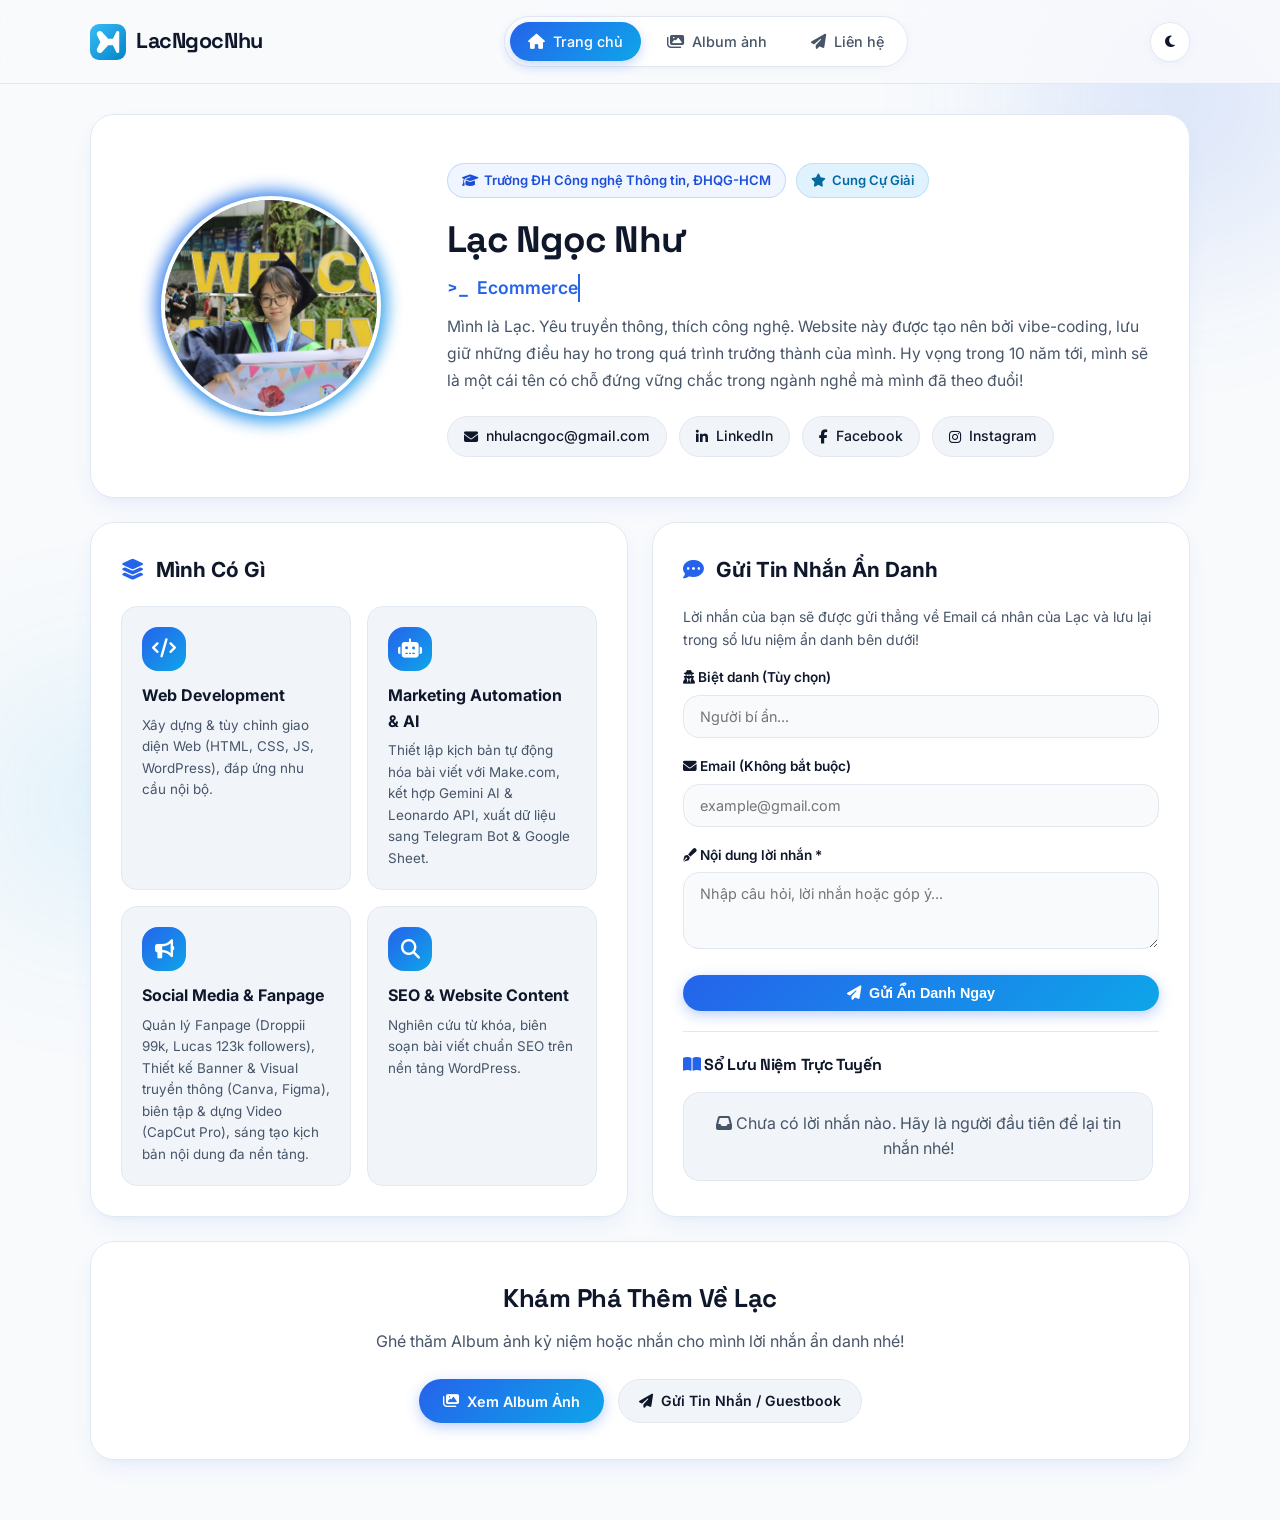
<file: index.html>
<!doctype html>
<html lang="vi">
  <head>
    <meta charset="UTF-8" />
    <meta name="viewport" content="width=device-width, initial-scale=1.0" />
    <title>webcualac</title>
    <link rel="icon" type="image/svg+xml" href="favicon.svg" />

    <!-- Font Awesome Icons -->
    <link
      rel="stylesheet"
      href="https://cdnjs.cloudflare.com/ajax/libs/font-awesome/6.4.0/css/all.min.css"
    />

    <!-- Custom CSS -->
    <link rel="stylesheet" href="style.css" />
  </head>
  <body>
    <!-- Ambient Glow Effects -->
    <div class="ambient-glow"></div>
    <div class="ambient-glow-2"></div>

    <!-- Header & Navigation -->
    <header class="site-header">
      <div class="nav-container">
        <a href="index.html" class="brand-logo">
          <img src="favicon.svg" alt="Logo" class="brand-logo-img" style="width: 36px; height: 36px; object-fit: contain;" />
          <span class="brand-text">LacNgocNhu</span>
        </a>

        <nav class="main-nav" id="mainNav">
          <a href="index.html" class="nav-link active"
            ><i class="fas fa-home"></i> Trang chủ</a
          >
          <a href="album.html" class="nav-link"
            ><i class="fas fa-images"></i> Album ảnh</a
          >
          <a href="contact.html" class="nav-link"
            ><i class="fas fa-paper-plane"></i> Liên hệ</a
          >
        </nav>

        <div class="nav-actions">
          <!-- Mobile Hamburger Menu Button -->
          <button
            class="btn-icon mobile-menu-btn"
            id="mobileMenuBtn"
            title="Menu Điều Hướng"
            aria-label="Menu"
          >
            <i class="fas fa-bars" id="mobileMenuIcon"></i>
          </button>

          <!-- Dark / Light Theme Toggle -->
          <button
            class="btn-icon"
            id="themeToggle"
            title="Đổi giao diện Sáng / Tối"
          >
            <i class="fas fa-moon" id="themeIcon"></i>
          </button>
        </div>
      </div>
    </header>

    <!-- Main Content Container -->
    <main class="container">
      <!-- Hero Profile Section -->
      <section class="card hero-card">
        <div class="avatar-wrapper">
          <div class="avatar-glow"></div>
          <img
            src="photo/avt1.jpg"
            alt="Lạc Ngọc Như"
            class="avatar-img"
            id="heroAvatar"
          />
        </div>

        <div class="hero-info">
          <div class="hero-badges">
            <span class="badge badge-mkt"
              ><i class="fas fa-graduation-cap"></i> Trường ĐH Công nghệ Thông
              tin, ĐHQG-HCM</span
            >
            <span class="badge badge-tech"
              ><i class="fas fa-star"></i> Cung Cự Giải</span
            >
          </div>

          <h1 class="hero-name">Lạc Ngọc Như</h1>

          <div class="hero-role-wrapper">
            <span class="prompt-symbol">&gt;_</span>
            <span class="typewriter-text" id="typewriter">Ecommerce</span>
          </div>

          <p class="hero-bio" id="heroBioText">
            Mình là Lạc. Yêu truyền thông, thích công nghệ. Website này được tạo
            nên bởi vibe-coding, lưu giữ những điều hay ho trong quá trình
            trưởng thành của mình. Hy vọng trong 10 năm tới, mình sẽ là một cái
            tên có chỗ đứng vững chắc trong ngành nghề mà mình đã theo đuổi!
          </p>

          <div class="hero-contacts">
            <a href="mailto:nhulacngoc@gmail.com" class="contact-pill"
              ><i class="fas fa-envelope"></i> nhulacngoc@gmail.com</a
            >
            <a
              href="https://www.linkedin.com/in/nh%C6%B0-l%E1%BA%A1c-ng%E1%BB%8Dc-947009350/"
              target="_blank"
              rel="noopener"
              class="contact-pill"
              ><i class="fab fa-linkedin-in"></i> LinkedIn</a
            >
            <a
              href="https://www.facebook.com/lacnhu04"
              target="_blank"
              rel="noopener"
              class="contact-pill"
              ><i class="fab fa-facebook-f"></i> Facebook</a
            >
            <a
              href="https://www.instagram.com/lacnhu04"
              target="_blank"
              rel="noopener"
              class="contact-pill"
              ><i class="fab fa-instagram"></i> Instagram</a
            >
          </div>
        </div>
      </section>

      <!-- Section 2: Skills & Formspree Anonymous Chat -->
      <div class="grid-layout">
        <!-- Skill Cards Left -->
        <section class="card">
          <div class="card-title">
            <i class="fas fa-layer-group"></i>
            <span id="skillSectionTitle">Mình Có Gì</span>
          </div>

          <div class="skill-grid" id="skillGrid">
            <div class="skill-card">
              <div class="skill-icon"><i class="fas fa-code"></i></div>
              <div class="skill-title">Web Development</div>
              <div class="skill-desc">
                Xây dựng & tùy chỉnh giao diện Web (HTML, CSS, JS, WordPress),
                đáp ứng nhu cầu nội bộ.
              </div>
            </div>

            <div class="skill-card">
              <div class="skill-icon"><i class="fas fa-robot"></i></div>
              <div class="skill-title">Marketing Automation & AI</div>
              <div class="skill-desc">
                Thiết lập kịch bản tự động hóa bài viết với Make.com, kết hợp
                Gemini AI & Leonardo API, xuất dữ liệu sang Telegram Bot &
                Google Sheet.
              </div>
            </div>

            <div class="skill-card">
              <div class="skill-icon"><i class="fas fa-bullhorn"></i></div>
              <div class="skill-title">Social Media & Fanpage</div>
              <div class="skill-desc">
                Quản lý Fanpage (Droppii 99k, Lucas 123k followers), Thiết kế
                Banner & Visual truyền thông (Canva, Figma), biên tập & dựng
                Video (CapCut Pro), sáng tạo kịch bản nội dung đa nền tảng.
              </div>
            </div>

            <div class="skill-card">
              <div class="skill-icon"><i class="fas fa-search"></i></div>
              <div class="skill-title">SEO & Website Content</div>
              <div class="skill-desc">
                Nghiên cứu từ khóa, biên soạn bài viết chuẩn SEO trên nền tảng
                WordPress.
              </div>
            </div>
          </div>
        </section>

        <!-- Formspree Anonymous Chat / Message Form Right -->
        <section class="card">
          <div class="card-title">
            <i class="fas fa-comment-dots"></i>
            <span>Gửi Tin Nhắn Ẩn Danh</span>
          </div>
          <p
            style="
              color: var(--text-sub);
              font-size: 0.88rem;
              margin-bottom: 16px;
            "
          >
            Lời nhắn của bạn sẽ được gửi thẳng về Email cá nhân của Lạc và lưu lại trong sổ lưu niệm ẩn danh bên dưới!
          </p>

          <form
            id="anonymousForm"
            action="https://formspree.io/f/myklbebk"
            method="POST"
          >
            <div class="form-group">
              <label
                ><i class="fas fa-user-secret"></i> Biệt danh (Tùy chọn)</label
              >
              <input
                type="text"
                name="name"
                id="anonName"
                class="form-control"
                placeholder="Người bí ẩn..."
              />
            </div>

            <div class="form-group">
              <label
                ><i class="fas fa-envelope"></i> Email (Không bắt buộc)</label
              >
              <input
                type="email"
                name="email"
                class="form-control"
                placeholder="example@gmail.com"
              />
            </div>

            <div class="form-group">
              <label
                ><i class="fas fa-pen-fancy"></i> Nội dung lời nhắn *</label
              >
              <textarea
                name="message"
                rows="3"
                class="form-control"
                placeholder="Nhập câu hỏi, lời nhắn hoặc góp ý..."
                required
              ></textarea>
            </div>

            <button type="submit" class="btn-primary" style="width: 100%">
              <i class="fas fa-paper-plane"></i> Gửi Ẩn Danh Ngay
            </button>

            <div
              id="formStatus"
              style="
                margin-top: 10px;
                font-size: 0.88rem;
                font-weight: 600;
                text-align: center;
              "
            ></div>
          </form>

          <hr
            style="
              margin: 20px 0;
              border: none;
              border-top: 1px solid var(--border-color);
            "
          />

          <!-- Sổ lưu niệm (Guestbook) -->
          <div>
            <div
              style="
                display: flex;
                justify-content: space-between;
                align-items: center;
              "
            >
              <h3 style="font-size: 1rem; font-weight: 700">
                <i
                  class="fas fa-book-open"
                  style="color: var(--accent-blue)"
                ></i>
                Sổ Lưu Niệm Trực Tuyến
              </h3>
            </div>

            <div class="guestbook-list" id="guestbookList">
              <!-- Rendered by script.js -->
            </div>
          </div>
        </section>
      </div>

      <!-- Quick CTA Section -->
      <section class="card" style="text-align: center; padding: 36px 20px">
        <h2 style="font-size: 1.6rem; margin-bottom: 10px">
          Khám Phá Thêm Về Lạc
        </h2>
        <p
          style="color: var(--text-sub); max-width: 600px; margin: 0 auto 24px"
        >
          Ghé thăm Album ảnh kỷ niệm hoặc nhắn cho mình lời nhắn ẩn danh nhé!
        </p>
        <div
          style="
            display: flex;
            justify-content: center;
            gap: 14px;
            flex-wrap: wrap;
          "
        >
          <a href="album.html" class="btn-primary"
            ><i class="fas fa-images"></i> Xem Album Ảnh</a
          >
          <a href="contact.html" class="btn-secondary"
            ><i class="fas fa-paper-plane"></i> Gửi Tin Nhắn / Guestbook</a
          >
        </div>
      </section>
    </main>

    <!-- Tawk.to Widget Script (Chatbot từ lacprofile) -->
    <script type="text/javascript">
      var Tawk_API = Tawk_API || {},
        Tawk_LoadStart = new Date();
      (function () {
        var s1 = document.createElement("script"),
          s0 = document.getElementsByTagName("script")[0];
        s1.async = true;
        s1.src = "https://embed.tawk.to/66f86534e5982d6c7bb61f6a/1i8t4mm94";
        s1.charset = "UTF-8";
        s1.setAttribute("crossorigin", "*");
        s0.parentNode.insertBefore(s1, s0);
      })();
    </script>

    <!-- Script -->
    <script src="script.js"></script>
  </body>
</html>
</file>
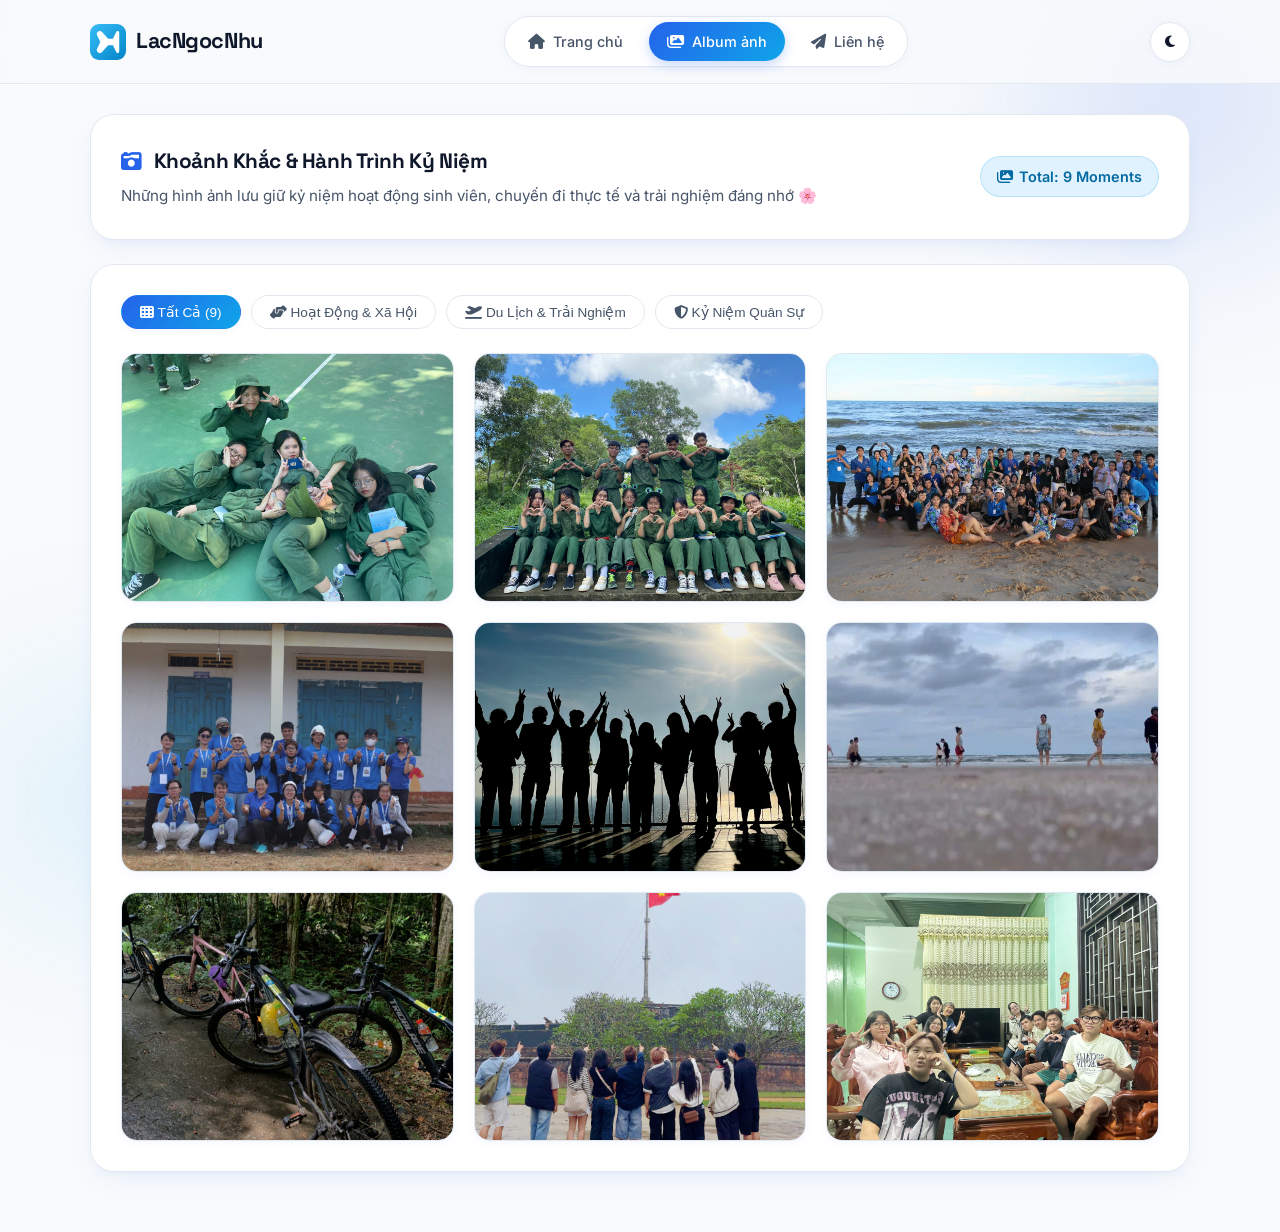
<file: album.html>
<!doctype html>
<html lang="vi">
  <head>
    <meta charset="UTF-8" />
    <meta name="viewport" content="width=device-width, initial-scale=1.0" />
    <title>webcualac</title>
    <link rel="icon" type="image/svg+xml" href="favicon.svg" />

    <!-- Font Awesome Icons -->
    <link
      rel="stylesheet"
      href="https://cdnjs.cloudflare.com/ajax/libs/font-awesome/6.4.0/css/all.min.css"
    />

    <!-- Custom CSS -->
    <link rel="stylesheet" href="style.css" />
  </head>
  <body>
    <!-- Ambient Glow Effects -->
    <div class="ambient-glow"></div>
    <div class="ambient-glow-2"></div>

    <!-- Header & Navigation -->
    <header class="site-header">
      <div class="nav-container">
        <a href="index.html" class="brand-logo">
          <img src="favicon.svg" alt="Logo" class="brand-logo-img" style="width: 36px; height: 36px; object-fit: contain;" />
          <span class="brand-text">LacNgocNhu</span>
        </a>

        <nav class="main-nav" id="mainNav">
          <a href="index.html" class="nav-link"
            ><i class="fas fa-home"></i> Trang chủ</a
          >
          <a href="album.html" class="nav-link active"
            ><i class="fas fa-images"></i> Album ảnh</a
          >
          <a href="contact.html" class="nav-link"
            ><i class="fas fa-paper-plane"></i> Liên hệ</a
          >
        </nav>

        <div class="nav-actions">
          <!-- Mobile Hamburger Menu Button -->
          <button
            class="btn-icon mobile-menu-btn"
            id="mobileMenuBtn"
            title="Menu Điều Hướng"
            aria-label="Menu"
          >
            <i class="fas fa-bars" id="mobileMenuIcon"></i>
          </button>

          <!-- Dark / Light Theme Toggle -->
          <button
            class="btn-icon"
            id="themeToggle"
            title="Đổi giao diện Sáng / Tối"
          >
            <i class="fas fa-moon" id="themeIcon"></i>
          </button>
        </div>
      </div>
    </header>

    <!-- Main Content Container -->
    <main class="container">
      <section class="card full-width" style="margin-bottom: 24px">
        <div
          style="
            display: flex;
            justify-content: space-between;
            align-items: center;
            flex-wrap: wrap;
            gap: 16px;
          "
        >
          <div>
            <h1 class="card-title" style="margin-bottom: 6px">
              <i class="fas fa-camera-retro"></i> Khoảnh Khắc & Hành Trình Kỷ
              Niệm
            </h1>
            <p style="color: var(--text-sub); font-size: 0.95rem">
              Những hình ảnh lưu giữ kỷ niệm hoạt động sinh viên, chuyến đi thực
              tế và trải nghiệm đáng nhớ 🌸
            </p>
          </div>
          <div
            class="badge badge-tech"
            style="font-size: 0.9rem; padding: 8px 16px"
          >
            <i class="fas fa-images"></i> Total: 9 Moments
          </div>
        </div>
      </section>

      <!-- Filter Buttons & Gallery Section -->
      <section class="card full-width">
        <div class="album-controls">
          <button class="filter-btn active" data-filter="all">
            <i class="fas fa-th"></i> Tất Cả (9)
          </button>
          <button class="filter-btn" data-filter="hoatdong">
            <i class="fas fa-hands-helping"></i> Hoạt Động & Xã Hội
          </button>
          <button class="filter-btn" data-filter="dulich">
            <i class="fas fa-plane-departure"></i> Du Lịch & Trải Nghiệm
          </button>
          <button class="filter-btn" data-filter="kyniem">
            <i class="fas fa-shield-alt"></i> Kỷ Niệm Quân Sự
          </button>
        </div>

        <!-- Photo Grid -->
        <div class="album-grid" id="albumGrid">
          <!-- Rendered dynamically by script.js -->
        </div>
      </section>
    </main>

    <!-- Lightbox Modal -->
    <div id="imageModal" class="modal">
      <span class="modal-close" id="modalCloseBtn">&times;</span>
      <button class="modal-nav-btn modal-prev" id="modalPrevBtn">
        <i class="fas fa-chevron-left"></i>
      </button>
      <img class="modal-content" id="modalImage" alt="Gallery detail view" />
      <button class="modal-nav-btn modal-next" id="modalNextBtn">
        <i class="fas fa-chevron-right"></i>
      </button>
      <div id="modalCaption" class="modal-caption"></div>
    </div>

    <!-- Tawk.to Widget Script (Chatbot từ lacprofile) -->
    <script type="text/javascript">
      var Tawk_API = Tawk_API || {},
        Tawk_LoadStart = new Date();
      (function () {
        var s1 = document.createElement("script"),
          s0 = document.getElementsByTagName("script")[0];
        s1.async = true;
        s1.src = "https://embed.tawk.to/66f86534e5982d6c7bb61f6a/1i8t4mm94";
        s1.charset = "UTF-8";
        s1.setAttribute("crossorigin", "*");
        s0.parentNode.insertBefore(s1, s0);
      })();
    </script>

    <!-- Script -->
    <script src="script.js"></script>
  </body>
</html>
</file>
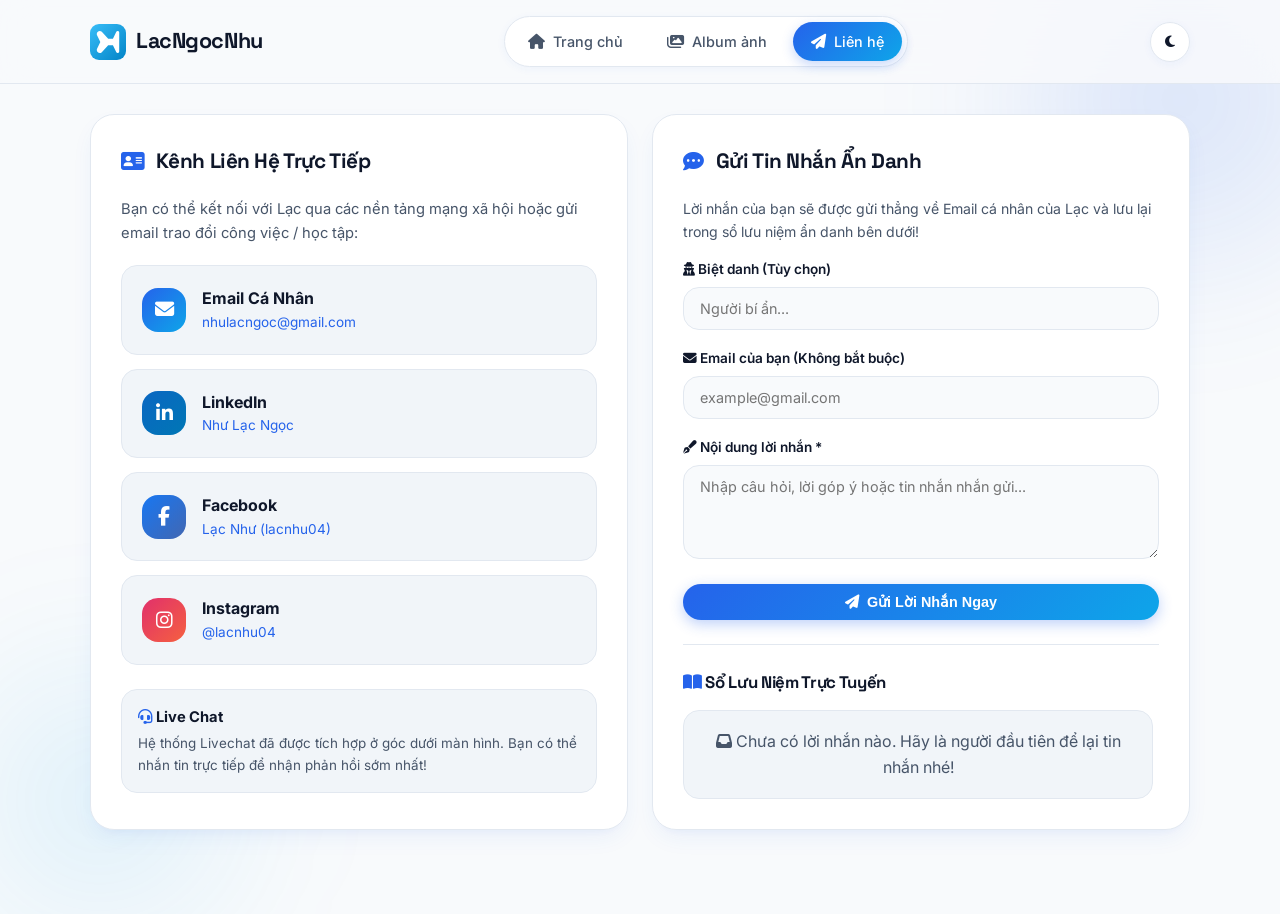
<file: contact.html>
<!doctype html>
<html lang="vi">
  <head>
    <meta charset="UTF-8" />
    <meta name="viewport" content="width=device-width, initial-scale=1.0" />
    <title>webcualac</title>
    <link rel="icon" type="image/svg+xml" href="favicon.svg" />

    <!-- Font Awesome Icons -->
    <link
      rel="stylesheet"
      href="https://cdnjs.cloudflare.com/ajax/libs/font-awesome/6.4.0/css/all.min.css"
    />

    <!-- Custom CSS -->
    <link rel="stylesheet" href="style.css" />
  </head>
  <body>
    <!-- Ambient Glow Effects -->
    <div class="ambient-glow"></div>
    <div class="ambient-glow-2"></div>

    <!-- Header & Navigation -->
    <header class="site-header">
      <div class="nav-container">
        <a href="index.html" class="brand-logo">
          <img
            src="favicon.svg"
            alt="Logo"
            class="brand-logo-img"
            style="width: 36px; height: 36px; object-fit: contain"
          />
          <span class="brand-text">LacNgocNhu</span>
        </a>

        <nav class="main-nav" id="mainNav">
          <a href="index.html" class="nav-link"
            ><i class="fas fa-home"></i> Trang chủ</a
          >
          <a href="album.html" class="nav-link"
            ><i class="fas fa-images"></i> Album ảnh</a
          >
          <a href="contact.html" class="nav-link active"
            ><i class="fas fa-paper-plane"></i> Liên hệ</a
          >
        </nav>

        <div class="nav-actions">
          <!-- Mobile Hamburger Menu Button -->
          <button
            class="btn-icon mobile-menu-btn"
            id="mobileMenuBtn"
            title="Menu Điều Hướng"
            aria-label="Menu"
          >
            <i class="fas fa-bars" id="mobileMenuIcon"></i>
          </button>

          <!-- Dark / Light Theme Toggle -->
          <button
            class="btn-icon"
            id="themeToggle"
            title="Đổi giao diện Sáng / Tối"
          >
            <i class="fas fa-moon" id="themeIcon"></i>
          </button>
        </div>
      </div>
    </header>

    <!-- Main Content Container -->
    <main class="container">
      <div class="grid-layout">
        <!-- Cột trái: Kênh liên hệ chính & Thông tin -->
        <section class="card">
          <h2 class="card-title">
            <i class="fas fa-address-card"></i> Kênh Liên Hệ Trực Tiếp
          </h2>
          <p
            style="
              color: var(--text-sub);
              margin-bottom: 20px;
              font-size: 0.92rem;
            "
          >
            Bạn có thể kết nối với Lạc qua các nền tảng mạng xã hội hoặc gửi
            email trao đổi công việc / học tập:
          </p>

          <div style="display: flex; flex-direction: column; gap: 14px">
            <a
              href="mailto:nhulacngoc@gmail.com"
              class="skill-card"
              style="
                display: flex;
                align-items: center;
                gap: 16px;
                text-decoration: none;
              "
            >
              <div class="skill-icon" style="margin: 0">
                <i class="fas fa-envelope"></i>
              </div>
              <div>
                <div style="font-weight: 700; color: var(--text-main)">
                  Email Cá Nhân
                </div>
                <div style="font-size: 0.85rem; color: var(--accent-blue)">
                  nhulacngoc@gmail.com
                </div>
              </div>
            </a>

            <a
              href="https://www.linkedin.com/in/nh%C6%B0-l%E1%BA%A1c-ng%E1%BB%8Dc-947009350/"
              target="_blank"
              rel="noopener"
              class="skill-card"
              style="
                display: flex;
                align-items: center;
                gap: 16px;
                text-decoration: none;
              "
            >
              <div
                class="skill-icon"
                style="
                  margin: 0;
                  background: linear-gradient(135deg, #0a66c2 0%, #0077b5 100%);
                "
              >
                <i class="fab fa-linkedin-in"></i>
              </div>
              <div>
                <div style="font-weight: 700; color: var(--text-main)">
                  LinkedIn
                </div>
                <div style="font-size: 0.85rem; color: var(--accent-blue)">
                  Như Lạc Ngọc
                </div>
              </div>
            </a>

            <a
              href="https://www.facebook.com/lacnhu04"
              target="_blank"
              rel="noopener"
              class="skill-card"
              style="
                display: flex;
                align-items: center;
                gap: 16px;
                text-decoration: none;
              "
            >
              <div
                class="skill-icon"
                style="
                  margin: 0;
                  background: linear-gradient(135deg, #1877f2 0%, #4267b2 100%);
                "
              >
                <i class="fab fa-facebook-f"></i>
              </div>
              <div>
                <div style="font-weight: 700; color: var(--text-main)">
                  Facebook
                </div>
                <div style="font-size: 0.85rem; color: var(--accent-blue)">
                  Lạc Như (lacnhu04)
                </div>
              </div>
            </a>

            <a
              href="https://www.instagram.com/lacnhu04"
              target="_blank"
              rel="noopener"
              class="skill-card"
              style="
                display: flex;
                align-items: center;
                gap: 16px;
                text-decoration: none;
              "
            >
              <div
                class="skill-icon"
                style="
                  margin: 0;
                  background: linear-gradient(135deg, #e1306c 0%, #f56040 100%);
                "
              >
                <i class="fab fa-instagram"></i>
              </div>
              <div>
                <div style="font-weight: 700; color: var(--text-main)">
                  Instagram
                </div>
                <div style="font-size: 0.85rem; color: var(--accent-blue)">
                  @lacnhu04
                </div>
              </div>
            </a>
          </div>

          <div
            style="
              margin-top: 24px;
              background-color: var(--bg-card-subtle);
              padding: 16px;
              border-radius: var(--radius-md);
              border: 1px solid var(--border-color);
            "
          >
            <div
              style="
                font-weight: 700;
                font-size: 0.92rem;
                color: var(--text-main);
                margin-bottom: 4px;
              "
            >
              <i class="fas fa-headset" style="color: var(--accent-blue)"></i>
              Live Chat
            </div>
            <div style="font-size: 0.84rem; color: var(--text-sub)">
              Hệ thống Livechat đã được tích hợp ở góc dưới màn hình. Bạn có thể
              nhắn tin trực tiếp để nhận phản hồi sớm nhất!
            </div>
          </div>
        </section>

        <!-- Cột phải: Formspree & Guestbook -->
        <section class="card">
          <h2 class="card-title">
            <i class="fas fa-comment-dots"></i> Gửi Tin Nhắn Ẩn Danh
          </h2>
          <p
            style="
              color: var(--text-sub);
              font-size: 0.88rem;
              margin-bottom: 16px;
            "
          >
            Lời nhắn của bạn sẽ được gửi thẳng về Email cá nhân của Lạc và lưu
            lại trong sổ lưu niệm ẩn danh bên dưới!
          </p>

          <form
            id="anonymousForm"
            action="https://formspree.io/f/myklbebk"
            method="POST"
          >
            <div class="form-group">
              <label
                ><i class="fas fa-user-secret"></i> Biệt danh (Tùy chọn)</label
              >
              <input
                type="text"
                name="name"
                id="anonName"
                class="form-control"
                placeholder="Người bí ẩn..."
              />
            </div>

            <div class="form-group">
              <label
                ><i class="fas fa-envelope"></i> Email của bạn (Không bắt
                buộc)</label
              >
              <input
                type="email"
                name="email"
                class="form-control"
                placeholder="example@gmail.com"
              />
            </div>

            <div class="form-group">
              <label
                ><i class="fas fa-pen-fancy"></i> Nội dung lời nhắn *</label
              >
              <textarea
                name="message"
                rows="4"
                class="form-control"
                placeholder="Nhập câu hỏi, lời góp ý hoặc tin nhắn nhắn gửi..."
                required
              ></textarea>
            </div>

            <button type="submit" class="btn-primary" style="width: 100%">
              <i class="fas fa-paper-plane"></i> Gửi Lời Nhắn Ngay
            </button>

            <div
              id="formStatus"
              style="
                margin-top: 10px;
                font-size: 0.88rem;
                font-weight: 600;
                text-align: center;
              "
            ></div>
          </form>

          <hr
            style="
              margin: 24px 0;
              border: none;
              border-top: 1px solid var(--border-color);
            "
          />

          <!-- Sổ lưu niệm (Guestbook) -->
          <div>
            <div
              style="
                display: flex;
                justify-content: space-between;
                align-items: center;
              "
            >
              <h3 style="font-size: 1.05rem; font-weight: 700">
                <i
                  class="fas fa-book-open"
                  style="color: var(--accent-blue)"
                ></i>
                Sổ Lưu Niệm Trực Tuyến
              </h3>
            </div>

            <div class="guestbook-list" id="guestbookList">
              <!-- Rendered by script.js -->
            </div>
          </div>
        </section>
      </div>
    </main>

    <!-- Tawk.to Widget Script Integration -->
    <script type="text/javascript">
      var Tawk_API = Tawk_API || {},
        Tawk_LoadStart = new Date();
      (function () {
        var s1 = document.createElement("script"),
          s0 = document.getElementsByTagName("script")[0];
        s1.async = true;
        s1.src = "https://embed.tawk.to/66f86534e5982d6c7bb61f6a/1i8t4mm94";
        s1.charset = "UTF-8";
        s1.setAttribute("crossorigin", "*");
        s0.parentNode.insertBefore(s1, s0);
      })();
    </script>

    <!-- Script -->
    <script src="script.js"></script>
  </body>
</html>
</file>
<file: style.css>
/* =========================================================
   STYLE.CSS - Portfolio Lạc Ngọc Như (Trắng Xanh IT x Marketing)
   ========================================================= */

@import url('https://fonts.googleapis.com/css2?family=Inter:wght@300;400;500;600;700&family=Space+Grotesk:wght@500;600;700&display=swap');

:root {
  /* Light Mode Palette (Default - White & Electric Blue) */
  --bg-primary: #F8FAFC;
  --bg-secondary: #FFFFFF;
  --bg-card: #FFFFFF;
  --bg-card-subtle: #F1F5F9;
  --text-main: #0F172A;
  --text-sub: #475569;
  --text-muted: #94A3B8;
  
  --accent-blue: #2563EB;
  --accent-blue-light: #60A5FA;
  --accent-blue-glow: rgba(37, 99, 235, 0.15);
  --accent-cyan: #0EA5E9;
  --accent-gradient: linear-gradient(135deg, #2563EB 0%, #0EA5E9 100%);
  --tech-badge: #E0F2FE;
  --tech-badge-text: #0369A1;
  --mkt-badge: #EFF6FF;
  --mkt-badge-text: #1D4ED8;

  --border-color: #E2E8F0;
  --border-focus: #3B82F6;
  --radius-sm: 8px;
  --radius-md: 16px;
  --radius-lg: 24px;
  --radius-full: 9999px;

  --shadow-sm: 0 2px 8px rgba(37, 99, 235, 0.05);
  --shadow-md: 0 10px 25px -5px rgba(37, 99, 235, 0.08), 0 8px 10px -6px rgba(37, 99, 235, 0.04);
  --shadow-lg: 0 20px 40px -15px rgba(37, 99, 235, 0.15);
  --shadow-glow: 0 0 20px rgba(37, 99, 235, 0.3);

  --transition: all 0.3s cubic-bezier(0.4, 0, 0.2, 1);
}

/* Dark Mode Palette */
body.dark {
  --bg-primary: #0B1120;
  --bg-secondary: #111827;
  --bg-card: #1E293B;
  --bg-card-subtle: #334155;
  --text-main: #F8FAFC;
  --text-sub: #94A3B8;
  --text-muted: #64748B;
  
  --accent-blue: #3B82F6;
  --accent-blue-light: #93C5FD;
  --accent-blue-glow: rgba(59, 130, 246, 0.25);
  --accent-cyan: #38BDF8;
  --accent-gradient: linear-gradient(135deg, #3B82F6 0%, #38BDF8 100%);
  --tech-badge: #1E3A8A;
  --tech-badge-text: #BAE6FD;
  --mkt-badge: #1E293B;
  --mkt-badge-text: #93C5FD;

  --border-color: #334155;
  --border-focus: #60A5FA;

  --shadow-sm: 0 2px 8px rgba(0, 0, 0, 0.3);
  --shadow-md: 0 10px 30px rgba(0, 0, 0, 0.4);
  --shadow-lg: 0 20px 40px rgba(0, 0, 0, 0.5);
  --shadow-glow: 0 0 25px rgba(56, 189, 248, 0.3);
}

/* Reset & Base Styles */
* {
  margin: 0;
  padding: 0;
  box-sizing: border-box;
}

html {
  scroll-behavior: smooth;
}

body {
  font-family: 'Inter', system-ui, -apple-system, sans-serif;
  background-color: var(--bg-primary);
  color: var(--text-main);
  line-height: 1.6;
  transition: background-color 0.4s ease, color 0.4s ease;
  min-height: 100vh;
  position: relative;
  overflow-x: hidden;
}

h1, h2, h3, h4, h5, .brand-logo {
  font-family: 'Space Grotesk', sans-serif;
  letter-spacing: -0.02em;
}

a {
  color: var(--accent-blue);
  text-decoration: none;
  transition: var(--transition);
}

a:hover {
  color: var(--accent-cyan);
}

img {
  max-width: 100%;
  height: auto;
  display: block;
}

/* Container */
.container {
  width: 100%;
  max-width: 1140px;
  margin: 0 auto;
  padding: 0 20px 60px;
}

/* Background Ambient Glows */
.ambient-glow {
  position: fixed;
  width: 500px;
  height: 500px;
  border-radius: 50%;
  background: radial-gradient(circle, var(--accent-blue-glow) 0%, rgba(255,255,255,0) 70%);
  top: -150px;
  right: -150px;
  pointer-events: none;
  z-index: 0;
  filter: blur(50px);
}

.ambient-glow-2 {
  position: fixed;
  width: 400px;
  height: 400px;
  border-radius: 50%;
  background: radial-gradient(circle, rgba(14, 165, 233, 0.12) 0%, rgba(255,255,255,0) 70%);
  bottom: -100px;
  left: -100px;
  pointer-events: none;
  z-index: 0;
  filter: blur(60px);
}

/* Header & Navbar */
.site-header {
  position: sticky;
  top: 0;
  z-index: 100;
  backdrop-filter: blur(16px);
  -webkit-backdrop-filter: blur(16px);
  background-color: rgba(248, 250, 252, 0.85);
  border-bottom: 1px solid var(--border-color);
  transition: var(--transition);
  margin-bottom: 30px;
}

body.dark .site-header {
  background-color: rgba(11, 17, 32, 0.85);
}

.nav-container {
  display: flex;
  justify-content: space-between;
  align-items: center;
  max-width: 1140px;
  margin: 0 auto;
  padding: 16px 20px;
}

.brand-logo {
  display: flex;
  align-items: center;
  gap: 10px;
  font-size: 1.35rem;
  font-weight: 700;
  color: var(--text-main);
}

.brand-icon {
  width: 36px;
  height: 36px;
  background: var(--accent-gradient);
  color: #fff;
  border-radius: var(--radius-sm);
  display: flex;
  align-items: center;
  justify-content: center;
  font-size: 1.1rem;
  box-shadow: var(--shadow-sm);
}

.main-nav {
  display: flex;
  align-items: center;
  gap: 8px;
  background-color: var(--bg-secondary);
  padding: 5px;
  border-radius: var(--radius-full);
  border: 1px solid var(--border-color);
  box-shadow: var(--shadow-sm);
}

.nav-link {
  display: flex;
  align-items: center;
  gap: 8px;
  padding: 8px 18px;
  border-radius: var(--radius-full);
  font-size: 0.9rem;
  font-weight: 500;
  color: var(--text-sub);
  transition: var(--transition);
}

.nav-link i {
  font-size: 0.95rem;
}

.nav-link:hover {
  color: var(--accent-blue);
  background-color: var(--bg-card-subtle);
}

.nav-link.active {
  background: var(--accent-gradient);
  color: #FFFFFF !important;
  box-shadow: 0 4px 12px rgba(37, 99, 235, 0.25);
}

/* Action Controls (Theme + Focus Mode) */
.nav-actions {
  display: flex;
  align-items: center;
  gap: 12px;
}

.btn-icon {
  width: 40px;
  height: 40px;
  border-radius: var(--radius-full);
  border: 1px solid var(--border-color);
  background-color: var(--bg-secondary);
  color: var(--text-main);
  display: flex;
  align-items: center;
  justify-content: center;
  cursor: pointer;
  transition: var(--transition);
  box-shadow: var(--shadow-sm);
}

.btn-icon:hover {
  background-color: var(--accent-blue-glow);
  border-color: var(--accent-blue);
  color: var(--accent-blue);
  transform: translateY(-2px);
}

.mobile-menu-btn {
  display: none;
}

/* Tech / Marketing Mode Switcher Pill */
.mode-switch-btn {
  display: flex;
  align-items: center;
  gap: 8px;
  padding: 8px 16px;
  border-radius: var(--radius-full);
  border: 1px solid var(--border-color);
  background-color: var(--bg-secondary);
  color: var(--text-main);
  font-size: 0.85rem;
  font-weight: 600;
  cursor: pointer;
  transition: var(--transition);
  box-shadow: var(--shadow-sm);
}

.mode-switch-btn:hover {
  border-color: var(--accent-cyan);
  box-shadow: var(--shadow-glow);
}

.mode-badge {
  padding: 2px 8px;
  border-radius: var(--radius-full);
  font-size: 0.75rem;
  background: var(--accent-gradient);
  color: #fff;
}

/* Cards Layout & Glassmorphism */
.card {
  background-color: var(--bg-card);
  border-radius: var(--radius-lg);
  border: 1px solid var(--border-color);
  padding: 30px;
  box-shadow: var(--shadow-md);
  transition: var(--transition);
  position: relative;
  overflow: hidden;
  z-index: 1;
}

.card:hover {
  box-shadow: var(--shadow-lg);
  border-color: rgba(37, 99, 235, 0.3);
}

.card-title {
  display: flex;
  align-items: center;
  gap: 12px;
  font-size: 1.3rem;
  font-weight: 700;
  margin-bottom: 20px;
  color: var(--text-main);
}

.card-title i {
  color: var(--accent-blue);
}

.grid-layout {
  display: grid;
  grid-template-columns: 1fr 1fr;
  gap: 24px;
  margin-bottom: 24px;
}

.full-width {
  grid-column: 1 / -1;
}

/* Profile Hero Section */
.hero-card {
  display: grid;
  grid-template-columns: 280px 1fr;
  gap: 36px;
  align-items: center;
  margin-bottom: 24px;
  padding: 40px;
}

.avatar-wrapper {
  position: relative;
  width: 220px;
  height: 220px;
  margin: 0 auto;
}

.avatar-img {
  width: 100%;
  height: 100%;
  border-radius: 50%;
  object-fit: cover;
  border: 4px solid var(--bg-secondary);
  box-shadow: var(--shadow-md);
  position: relative;
  z-index: 2;
}

.avatar-glow {
  position: absolute;
  inset: -6px;
  border-radius: 50%;
  background: var(--accent-gradient);
  z-index: 1;
  opacity: 0.8;
  filter: blur(8px);
  transition: var(--transition);
}

.avatar-wrapper:hover .avatar-glow {
  opacity: 1;
  filter: blur(14px);
}

.hero-info {
  display: flex;
  flex-direction: column;
  gap: 12px;
}

.hero-name {
  font-size: 2.3rem;
  font-weight: 700;
  color: var(--text-main);
  line-height: 1.2;
}

.hero-role-wrapper {
  display: flex;
  align-items: center;
  gap: 8px;
  font-size: 1.1rem;
  color: var(--accent-blue);
  font-weight: 600;
}

.prompt-symbol {
  font-family: 'Space Grotesk', monospace;
  font-weight: 700;
  color: var(--accent-blue);
}

.typewriter-text {
  color: var(--accent-blue);
  border-right: 2px solid var(--accent-blue);
  white-space: nowrap;
  animation: blink 0.75s step-end infinite;
}

@keyframes blink {
  from, to { border-color: transparent }
  50% { border-color: var(--accent-blue); }
}

.hero-badges {
  display: flex;
  flex-wrap: wrap;
  gap: 10px;
  margin: 8px 0;
}

.badge {
  display: inline-flex;
  align-items: center;
  gap: 6px;
  padding: 6px 14px;
  border-radius: var(--radius-full);
  font-size: 0.82rem;
  font-weight: 600;
}

.badge-tech {
  background-color: var(--tech-badge);
  color: var(--tech-badge-text);
  border: 1px solid rgba(14, 165, 233, 0.2);
}

.badge-mkt {
  background-color: var(--mkt-badge);
  color: var(--mkt-badge-text);
  border: 1px solid rgba(37, 99, 235, 0.2);
}

.hero-bio {
  color: var(--text-sub);
  font-size: 0.98rem;
  line-height: 1.7;
}

.hero-contacts {
  display: flex;
  flex-wrap: wrap;
  gap: 12px;
  margin-top: 10px;
}

.contact-pill {
  display: inline-flex;
  align-items: center;
  gap: 8px;
  padding: 8px 16px;
  border-radius: var(--radius-full);
  background-color: var(--bg-card-subtle);
  color: var(--text-main);
  font-size: 0.88rem;
  font-weight: 500;
  border: 1px solid var(--border-color);
  transition: var(--transition);
}

.contact-pill:hover {
  background-color: var(--accent-blue);
  color: #fff;
  border-color: var(--accent-blue);
  transform: translateY(-2px);
  box-shadow: 0 4px 12px rgba(37, 99, 235, 0.3);
}

/* IT x Marketing Skill Balance & Cards */
.skill-grid {
  display: grid;
  grid-template-columns: repeat(auto-fit, minmax(220px, 1fr));
  gap: 16px;
}

.skill-card {
  background-color: var(--bg-card-subtle);
  padding: 20px;
  border-radius: var(--radius-md);
  border: 1px solid var(--border-color);
  transition: var(--transition);
}

.skill-card:hover {
  transform: translateY(-4px);
  border-color: var(--accent-blue);
}

.skill-icon {
  width: 44px;
  height: 44px;
  border-radius: var(--radius-md);
  background: var(--accent-gradient);
  color: #fff;
  display: flex;
  align-items: center;
  justify-content: center;
  font-size: 1.2rem;
  margin-bottom: 12px;
}

.skill-title {
  font-size: 1rem;
  font-weight: 700;
  margin-bottom: 6px;
  color: var(--text-main);
}

.skill-desc {
  font-size: 0.84rem;
  color: var(--text-sub);
}

.balance-bar-container {
  margin-top: 24px;
  background-color: var(--bg-card-subtle);
  padding: 20px;
  border-radius: var(--radius-md);
  border: 1px solid var(--border-color);
}

.balance-header {
  display: flex;
  justify-content: space-between;
  font-size: 0.88rem;
  font-weight: 600;
  margin-bottom: 10px;
}

.balance-bar {
  height: 12px;
  background-color: var(--border-color);
  border-radius: var(--radius-full);
  overflow: hidden;
  display: flex;
}

.balance-fill-it {
  width: 55%;
  background: linear-gradient(90deg, #0EA5E9, #2563EB);
  transition: width 0.6s ease;
}

.balance-fill-mkt {
  width: 45%;
  background: linear-gradient(90deg, #3B82F6, #8B5CF6);
  transition: width 0.6s ease;
}

/* Fun Stats & Music Player */
.stats-grid {
  display: grid;
  grid-template-columns: repeat(3, 1fr);
  gap: 16px;
}

.stat-item {
  background-color: var(--bg-card-subtle);
  padding: 16px;
  border-radius: var(--radius-md);
  text-align: center;
  border: 1px solid var(--border-color);
}

.stat-value {
  font-size: 1.4rem;
  font-weight: 700;
  color: var(--accent-blue);
  font-family: 'Space Grotesk', sans-serif;
}

.stat-label {
  font-size: 0.78rem;
  color: var(--text-sub);
  margin-top: 4px;
}

.music-player-box {
  margin-top: 20px;
  background-color: var(--bg-card-subtle);
  padding: 18px;
  border-radius: var(--radius-md);
  border: 1px solid var(--border-color);
}

.music-controls-row {
  display: flex;
  align-items: center;
  gap: 12px;
  margin-top: 12px;
}

.select-custom {
  flex: 1;
  padding: 10px 14px;
  border-radius: var(--radius-full);
  border: 1px solid var(--border-color);
  background-color: var(--bg-secondary);
  color: var(--text-main);
  font-size: 0.85rem;
  outline: none;
  cursor: pointer;
}

.btn-primary {
  display: inline-flex;
  align-items: center;
  justify-content: center;
  gap: 8px;
  padding: 10px 24px;
  border-radius: var(--radius-full);
  background: var(--accent-gradient);
  color: #FFFFFF;
  font-weight: 600;
  font-size: 0.9rem;
  border: none;
  cursor: pointer;
  box-shadow: 0 4px 14px rgba(37, 99, 235, 0.3);
  transition: var(--transition);
}

.btn-primary:hover {
  transform: translateY(-2px);
  box-shadow: 0 6px 20px rgba(37, 99, 235, 0.4);
}

.btn-secondary {
  display: inline-flex;
  align-items: center;
  justify-content: center;
  gap: 8px;
  padding: 10px 20px;
  border-radius: var(--radius-full);
  background-color: var(--bg-card-subtle);
  color: var(--text-main);
  font-weight: 600;
  font-size: 0.88rem;
  border: 1px solid var(--border-color);
  cursor: pointer;
  transition: var(--transition);
}

.btn-secondary:hover {
  background-color: var(--border-color);
  transform: translateY(-2px);
}

/* Album & Gallery Page */
.album-controls {
  display: flex;
  gap: 10px;
  flex-wrap: wrap;
  margin-bottom: 24px;
}

.filter-btn {
  padding: 8px 18px;
  border-radius: var(--radius-full);
  border: 1px solid var(--border-color);
  background-color: var(--bg-card);
  color: var(--text-sub);
  font-size: 0.85rem;
  font-weight: 500;
  cursor: pointer;
  transition: var(--transition);
}

.filter-btn.active, .filter-btn:hover {
  background: var(--accent-gradient);
  color: #fff;
  border-color: transparent;
  box-shadow: var(--shadow-sm);
}

.album-grid {
  display: grid;
  grid-template-columns: repeat(auto-fill, minmax(280px, 1fr));
  gap: 20px;
}

.album-card {
  position: relative;
  border-radius: var(--radius-md);
  overflow: hidden;
  aspect-ratio: 4 / 3;
  cursor: pointer;
  border: 1px solid var(--border-color);
  box-shadow: var(--shadow-sm);
  background-color: var(--bg-card-subtle);
}

.album-card img {
  width: 100%;
  height: 100%;
  object-fit: cover;
  transition: transform 0.5s ease;
}

.album-card:hover img {
  transform: scale(1.08);
}

.album-overlay {
  position: absolute;
  inset: 0;
  background: linear-gradient(to top, rgba(15, 23, 42, 0.85) 0%, rgba(15, 23, 42, 0) 70%);
  display: flex;
  flex-direction: column;
  justify-content: flex-end;
  padding: 16px;
  opacity: 0;
  transition: opacity 0.3s ease;
}

.album-card:hover .album-overlay {
  opacity: 1;
}

.album-title {
  color: #FFFFFF;
  font-weight: 600;
  font-size: 1rem;
}

.album-tag {
  color: var(--accent-cyan);
  font-size: 0.78rem;
  font-weight: 500;
}

/* Lightbox Modal */
.modal {
  display: none;
  position: fixed;
  inset: 0;
  z-index: 1000;
  background-color: rgba(11, 17, 32, 0.92);
  backdrop-filter: blur(12px);
  padding: 20px;
  align-items: center;
  justify-content: center;
  flex-direction: column;
}

.modal-content {
  max-width: 90vw;
  max-height: 80vh;
  border-radius: var(--radius-md);
  box-shadow: var(--shadow-lg);
  object-fit: contain;
}

.modal-caption {
  margin-top: 16px;
  color: #F8FAFC;
  font-size: 1.1rem;
  font-weight: 600;
  text-align: center;
}

.modal-close {
  position: absolute;
  top: 24px;
  right: 28px;
  color: #fff;
  font-size: 2rem;
  cursor: pointer;
  width: 44px;
  height: 44px;
  display: flex;
  align-items: center;
  justify-content: center;
  border-radius: 50%;
  background: rgba(255,255,255,0.1);
  transition: var(--transition);
}

.modal-close:hover {
  background: rgba(255,255,255,0.25);
}

.modal-nav-btn {
  position: absolute;
  top: 50%;
  transform: translateY(-50%);
  color: #fff;
  font-size: 1.5rem;
  background: rgba(255,255,255,0.15);
  width: 50px;
  height: 50px;
  border-radius: 50%;
  display: flex;
  align-items: center;
  justify-content: center;
  cursor: pointer;
  border: none;
  transition: var(--transition);
}

.modal-nav-btn:hover {
  background: var(--accent-blue);
}

.modal-prev { left: 24px; }
.modal-next { right: 24px; }

/* Contact Form & Guestbook */
.form-group {
  margin-bottom: 18px;
}

.form-group label {
  display: block;
  font-size: 0.85rem;
  font-weight: 600;
  margin-bottom: 6px;
  color: var(--text-main);
}

.form-control {
  width: 100%;
  padding: 12px 16px;
  border-radius: var(--radius-md);
  border: 1px solid var(--border-color);
  background-color: var(--bg-primary);
  color: var(--text-main);
  font-family: inherit;
  font-size: 0.9rem;
  outline: none;
  transition: var(--transition);
}

.form-control:focus {
  border-color: var(--accent-blue);
  box-shadow: 0 0 0 3px var(--accent-blue-glow);
}

.guestbook-list {
  display: flex;
  flex-direction: column;
  gap: 12px;
  max-height: 270px;
  overflow-y: auto;
  padding-right: 6px;
  margin-top: 14px;
  scrollbar-width: thin;
  scrollbar-color: var(--accent-blue) transparent;
}

.guestbook-list::-webkit-scrollbar {
  width: 5px;
}

.guestbook-list::-webkit-scrollbar-thumb {
  background: var(--accent-blue);
  border-radius: 4px;
}

.guestbook-item {
  background-color: var(--bg-card-subtle);
  padding: 14px 18px;
  border-radius: var(--radius-md);
  border: 1px solid var(--border-color);
}

.guestbook-author {
  font-weight: 700;
  font-size: 0.88rem;
  color: var(--accent-blue);
  display: flex;
  justify-content: space-between;
  margin-bottom: 4px;
}

.guestbook-time {
  font-size: 0.72rem;
  color: var(--text-muted);
  font-weight: 400;
}

.guestbook-text {
  font-size: 0.88rem;
  color: var(--text-main);
  word-break: break-word;
}

/* AI Floating Chatbot Widget */
.chatbot-trigger {
  position: fixed;
  bottom: 24px;
  right: 24px;
  z-index: 900;
  width: 60px;
  height: 60px;
  border-radius: 50%;
  background: var(--accent-gradient);
  color: #fff;
  display: flex;
  align-items: center;
  justify-content: center;
  font-size: 1.5rem;
  box-shadow: var(--shadow-glow), 0 10px 25px rgba(37, 99, 235, 0.4);
  cursor: pointer;
  border: 2px solid rgba(255,255,255,0.3);
  transition: var(--transition);
}

.chatbot-trigger:hover {
  transform: scale(1.08) rotate(8deg);
}

.chatbot-box {
  position: fixed;
  bottom: 96px;
  right: 24px;
  width: 360px;
  max-width: calc(100vw - 48px);
  height: 480px;
  background-color: var(--bg-card);
  border-radius: var(--radius-lg);
  border: 1px solid var(--border-color);
  box-shadow: var(--shadow-lg);
  z-index: 950;
  display: flex;
  flex-direction: column;
  overflow: hidden;
  opacity: 0;
  pointer-events: none;
  transform: translateY(20px) scale(0.95);
  transition: all 0.3s cubic-bezier(0.4, 0, 0.2, 1);
}

.chatbot-box.active {
  opacity: 1;
  pointer-events: all;
  transform: translateY(0) scale(1);
}

.chatbot-header {
  background: var(--accent-gradient);
  color: #fff;
  padding: 14px 18px;
  display: flex;
  align-items: center;
  justify-content: space-between;
}

.chatbot-header-info {
  display: flex;
  align-items: center;
  gap: 10px;
}

.chatbot-avatar {
  width: 32px;
  height: 32px;
  border-radius: 50%;
  background: rgba(255,255,255,0.2);
  display: flex;
  align-items: center;
  justify-content: center;
}

.chatbot-messages {
  flex: 1;
  padding: 16px;
  overflow-y: auto;
  display: flex;
  flex-direction: column;
  gap: 12px;
  background-color: var(--bg-primary);
}

.chat-msg {
  max-width: 82%;
  padding: 10px 14px;
  border-radius: var(--radius-md);
  font-size: 0.86rem;
  line-height: 1.45;
}

.chat-msg.bot {
  align-self: flex-start;
  background-color: var(--bg-card);
  color: var(--text-main);
  border: 1px solid var(--border-color);
  border-bottom-left-radius: 4px;
}

.chat-msg.user {
  align-self: flex-end;
  background: var(--accent-gradient);
  color: #fff;
  border-bottom-right-radius: 4px;
}

.chatbot-suggestions {
  display: flex;
  gap: 6px;
  overflow-x: auto;
  padding: 8px 12px;
  background-color: var(--bg-card);
  border-top: 1px solid var(--border-color);
}

.chip-btn {
  white-space: nowrap;
  padding: 4px 10px;
  border-radius: var(--radius-full);
  background-color: var(--bg-card-subtle);
  border: 1px solid var(--border-color);
  font-size: 0.75rem;
  color: var(--text-sub);
  cursor: pointer;
  transition: var(--transition);
}

.chip-btn:hover {
  background-color: var(--accent-blue-glow);
  color: var(--accent-blue);
}

.chatbot-input-bar {
  display: flex;
  padding: 10px 12px;
  background-color: var(--bg-card);
  border-top: 1px solid var(--border-color);
  gap: 8px;
}

.chatbot-input-bar input {
  flex: 1;
  border: 1px solid var(--border-color);
  background-color: var(--bg-primary);
  color: var(--text-main);
  padding: 8px 14px;
  border-radius: var(--radius-full);
  font-size: 0.85rem;
  outline: none;
}

.chatbot-input-bar button {
  width: 36px;
  height: 36px;
  border-radius: 50%;
  border: none;
  background: var(--accent-gradient);
  color: #fff;
  cursor: pointer;
  display: flex;
  align-items: center;
  justify-content: center;
}

/* Footer */
.site-footer {
  text-align: center;
  padding: 30px 20px;
  color: var(--text-sub);
  font-size: 0.85rem;
  border-top: 1px solid var(--border-color);
  margin-top: 40px;
}

/* =========================================================
   RESPONSIVE BREAKPOINTS (iPad & Mobile Optimization)
   ========================================================= */

/* --- iPad & Tablet (768px - 1024px) --- */
@media (max-width: 1024px) {
  .container {
    padding: 0 16px 50px;
  }

  .hero-card {
    grid-template-columns: 220px 1fr;
    gap: 28px;
    padding: 30px 24px;
  }

  .avatar-wrapper {
    width: 180px;
    height: 180px;
  }

  .hero-name {
    font-size: 2rem;
  }

  .grid-layout {
    gap: 20px;
  }

  .album-grid {
    grid-template-columns: repeat(2, 1fr);
  }
}

/* --- Mobile & Small Screens (<= 768px) --- */
@media (max-width: 768px) {
  .site-header {
    margin-bottom: 20px;
  }

  .nav-container {
    padding: 10px 14px;
  }

  .brand-logo {
    font-size: 1.15rem;
  }

  .brand-icon {
    width: 32px;
    height: 32px;
    font-size: 0.95rem;
  }

  .mobile-menu-btn {
    display: flex;
  }

  .main-nav {
    position: absolute;
    top: 100%;
    left: 14px;
    right: 14px;
    background-color: var(--bg-card);
    border: 1px solid var(--border-color);
    border-radius: var(--radius-md);
    padding: 12px;
    flex-direction: column;
    align-items: stretch;
    gap: 6px;
    box-shadow: var(--shadow-lg);
    opacity: 0;
    pointer-events: none;
    transform: translateY(-10px);
    transition: var(--transition);
    z-index: 100;
  }

  .main-nav.mobile-active {
    opacity: 1;
    pointer-events: all;
    transform: translateY(8px);
  }

  .nav-link {
    padding: 10px 16px;
    border-radius: var(--radius-sm);
    justify-content: flex-start;
    font-size: 0.92rem;
  }

  .btn-icon {
    width: 36px;
    height: 36px;
  }

  .card {
    padding: 20px 16px;
    border-radius: var(--radius-md);
  }

  .hero-card {
    grid-template-columns: 1fr;
    text-align: center;
    padding: 28px 18px;
    gap: 20px;
  }

  .avatar-wrapper {
    width: 150px;
    height: 150px;
  }

  .hero-info {
    align-items: center;
  }

  .hero-badges {
    justify-content: center;
    gap: 6px;
  }

  .badge {
    padding: 4px 10px;
    font-size: 0.76rem;
  }

  .hero-name {
    font-size: 1.75rem;
  }

  .hero-role-wrapper {
    justify-content: center;
    font-size: 1rem;
  }

  .hero-bio {
    font-size: 0.9rem;
    line-height: 1.6;
  }

  .hero-contacts {
    justify-content: center;
    gap: 8px;
    width: 100%;
  }

  .contact-pill {
    padding: 8px 14px;
    font-size: 0.82rem;
    flex: 1 1 calc(50% - 10px);
    justify-content: center;
    min-width: 130px;
  }

  .grid-layout {
    grid-template-columns: 1fr;
    gap: 16px;
  }

  .skill-grid {
    grid-template-columns: 1fr;
  }

  .stats-grid {
    grid-template-columns: repeat(3, 1fr);
    gap: 8px;
  }

  .stat-item {
    padding: 12px 8px;
  }

  .stat-value {
    font-size: 1.1rem;
  }

  .stat-label {
    font-size: 0.7rem;
  }

  /* Album Gallery Responsive */
  .album-controls {
    overflow-x: auto;
    white-space: nowrap;
    padding-bottom: 6px;
    margin-bottom: 16px;
    -webkit-overflow-scrolling: touch;
    flex-wrap: nowrap;
  }

  .filter-btn {
    padding: 6px 14px;
    font-size: 0.8rem;
    flex-shrink: 0;
  }

  .album-grid {
    grid-template-columns: repeat(2, 1fr);
    gap: 12px;
  }

  .album-card {
    aspect-ratio: 1 / 1;
  }

  .album-overlay {
    padding: 10px;
  }

  .album-title {
    font-size: 0.85rem;
  }

  .album-tag {
    font-size: 0.7rem;
  }

  /* Modal Lightbox Mobile */
  .modal {
    padding: 10px;
  }

  .modal-content {
    max-width: 96vw;
    max-height: 70vh;
  }

  .modal-caption {
    font-size: 0.95rem;
    margin-top: 10px;
  }

  .modal-close {
    top: 12px;
    right: 14px;
    width: 36px;
    height: 36px;
    font-size: 1.5rem;
  }

  .modal-nav-btn {
    width: 40px;
    height: 40px;
    font-size: 1.1rem;
  }

  .modal-prev { left: 8px; }
  .modal-next { right: 8px; }

  /* Input fields (prevent iOS zoom on focus) */
  .form-control, .select-custom, .chatbot-input-bar input {
    font-size: 16px !important;
  }

  /* AI Floating Chatbot Mobile Drawer */
  .chatbot-trigger {
    bottom: 16px;
    right: 16px;
    width: 52px;
    height: 52px;
    font-size: 1.3rem;
  }

  .chatbot-box {
    bottom: 78px;
    right: 12px;
    left: 12px;
    width: auto;
    max-width: none;
    height: calc(100vh - 120px);
    max-height: 500px;
    border-radius: var(--radius-md);
  }
}

/* --- Extra Small Screens (<= 420px) --- */
@media (max-width: 420px) {
  .brand-text {
    font-size: 0.95rem;
  }

  .nav-link {
    padding: 6px 8px;
    font-size: 0.78rem;
  }

  .nav-link i {
    display: none; /* Hide icons on very small screens for clean text pill */
  }

  .hero-name {
    font-size: 1.5rem;
  }

  .contact-pill {
    flex: 1 1 100%;
  }

  .album-grid {
    grid-template-columns: 1fr;
  }

  .stats-grid {
    grid-template-columns: 1fr;
  }
}
</file>
